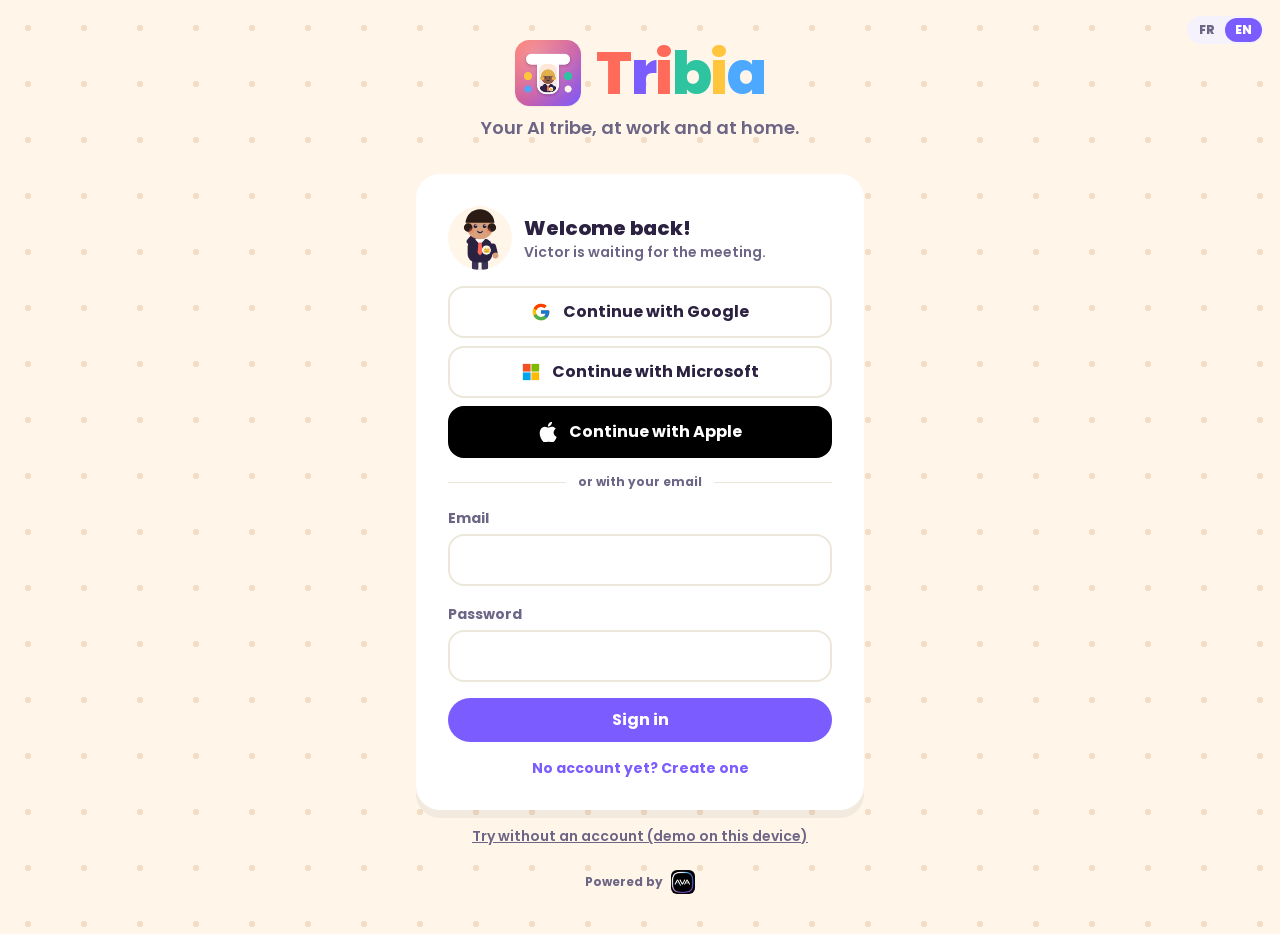
<file: index.html>
<!doctype html>
<html lang="fr">
  <head>
    <meta charset="UTF-8" />
    <meta name="viewport" content="width=device-width, initial-scale=1.0, viewport-fit=cover" />
    <meta name="theme-color" content="#2B2140" />
    <meta name="description" content="Tribia — des employés IA vivants pour ta compagnie et ta maison." />
    <link rel="manifest" href="/manifest.webmanifest" />
    <link rel="icon" type="image/png" href="/favicon.png" />
    <link rel="apple-touch-icon" href="/apple-touch-icon.png" />
    <title>Tribia — Ta tribu IA</title>
    <link rel="preconnect" href="https://fonts.googleapis.com" />
    <link href="https://fonts.googleapis.com/css2?family=Poppins:wght@500;600;700;800&display=swap" rel="stylesheet" />
    <script type="module" crossorigin src="/assets/index-BGXoInb9.js"></script>
    <link rel="stylesheet" crossorigin href="/assets/index-DhN0_OkB.css">
  </head>
  <body>
    <div id="root"></div>
  </body>
</html>
</file>
<file: assets/index-DhN0_OkB.css>
*,:before,:after,::backdrop{--tw-border-spacing-x:0;--tw-border-spacing-y:0;--tw-translate-x:0;--tw-translate-y:0;--tw-rotate:0;--tw-skew-x:0;--tw-skew-y:0;--tw-scale-x:1;--tw-scale-y:1;--tw-pan-x: ;--tw-pan-y: ;--tw-pinch-zoom: ;--tw-scroll-snap-strictness:proximity;--tw-gradient-from-position: ;--tw-gradient-via-position: ;--tw-gradient-to-position: ;--tw-ordinal: ;--tw-slashed-zero: ;--tw-numeric-figure: ;--tw-numeric-spacing: ;--tw-numeric-fraction: ;--tw-ring-inset: ;--tw-ring-offset-width:0px;--tw-ring-offset-color:#fff;--tw-ring-color:#3b82f680;--tw-ring-offset-shadow:0 0 #0000;--tw-ring-shadow:0 0 #0000;--tw-shadow:0 0 #0000;--tw-shadow-colored:0 0 #0000;--tw-blur: ;--tw-brightness: ;--tw-contrast: ;--tw-grayscale: ;--tw-hue-rotate: ;--tw-invert: ;--tw-saturate: ;--tw-sepia: ;--tw-drop-shadow: ;--tw-backdrop-blur: ;--tw-backdrop-brightness: ;--tw-backdrop-contrast: ;--tw-backdrop-grayscale: ;--tw-backdrop-hue-rotate: ;--tw-backdrop-invert: ;--tw-backdrop-opacity: ;--tw-backdrop-saturate: ;--tw-backdrop-sepia: ;--tw-contain-size: ;--tw-contain-layout: ;--tw-contain-paint: ;--tw-contain-style: }*,:before,:after{box-sizing:border-box;border:0 solid #e5e7eb}:before,:after{--tw-content:""}html,:host{-webkit-text-size-adjust:100%;tab-size:4;font-feature-settings:normal;font-variation-settings:normal;-webkit-tap-highlight-color:transparent;font-family:Poppins,Noto Color Emoji,sans-serif;line-height:1.5}body{line-height:inherit;margin:0}hr{height:0;color:inherit;border-top-width:1px}abbr:where([title]){-webkit-text-decoration:underline dotted;text-decoration:underline dotted}h1,h2,h3,h4,h5,h6{font-size:inherit;font-weight:inherit}a{color:inherit;-webkit-text-decoration:inherit;text-decoration:inherit}b,strong{font-weight:bolder}code,kbd,samp,pre{font-feature-settings:normal;font-variation-settings:normal;font-family:ui-monospace,SFMono-Regular,Menlo,Monaco,Consolas,Liberation Mono,Courier New,monospace;font-size:1em}small{font-size:80%}sub,sup{vertical-align:baseline;font-size:75%;line-height:0;position:relative}sub{bottom:-.25em}sup{top:-.5em}table{text-indent:0;border-color:inherit;border-collapse:collapse}button,input,optgroup,select,textarea{font-feature-settings:inherit;font-variation-settings:inherit;font-family:inherit;font-size:100%;font-weight:inherit;line-height:inherit;letter-spacing:inherit;color:inherit;margin:0;padding:0}button,select{text-transform:none}button,input:where([type=button]),input:where([type=reset]),input:where([type=submit]){-webkit-appearance:button;background-color:#0000;background-image:none}:-moz-focusring{outline:auto}:-moz-ui-invalid{box-shadow:none}progress{vertical-align:baseline}::-webkit-inner-spin-button{height:auto}::-webkit-outer-spin-button{height:auto}[type=search]{-webkit-appearance:textfield;outline-offset:-2px}::-webkit-search-decoration{-webkit-appearance:none}::-webkit-file-upload-button{-webkit-appearance:button;font:inherit}summary{display:list-item}blockquote,dl,dd,h1,h2,h3,h4,h5,h6,hr,figure,p,pre{margin:0}fieldset{margin:0;padding:0}legend{padding:0}ol,ul,menu{margin:0;padding:0;list-style:none}dialog{padding:0}textarea{resize:vertical}input::-moz-placeholder{opacity:1;color:#9ca3af}textarea::-moz-placeholder{opacity:1;color:#9ca3af}input::placeholder,textarea::placeholder{opacity:1;color:#9ca3af}button,[role=button]{cursor:pointer}:disabled{cursor:default}img,svg,video,canvas,audio,iframe,embed,object{vertical-align:middle;display:block}img,video{max-width:100%;height:auto}[hidden]:where(:not([hidden=until-found])){display:none}.pointer-events-none{pointer-events:none}.pointer-events-auto{pointer-events:auto}.visible{visibility:visible}.static{position:static}.fixed{position:fixed}.absolute{position:absolute}.relative{position:relative}.sticky{position:sticky}.inset-0{inset:0}.inset-x-0{left:0;right:0}.inset-x-2{left:.5rem;right:.5rem}.-right-1{right:-.25rem}.-right-6{right:-1.5rem}.-top-1{top:-.25rem}.-top-3{top:-.75rem}.-top-8{top:-2rem}.bottom-0{bottom:0}.bottom-14{bottom:3.5rem}.bottom-3{bottom:.75rem}.bottom-5{bottom:1.25rem}.bottom-6{bottom:1.5rem}.bottom-\[calc\(80px\+env\(safe-area-inset-bottom\)\)\]{bottom:calc(80px + env(safe-area-inset-bottom))}.bottom-\[calc\(92px\+env\(safe-area-inset-bottom\)\)\]{bottom:calc(92px + env(safe-area-inset-bottom))}.left-0{left:0}.left-0\.5{left:.125rem}.left-1\/2{left:50%}.left-3{left:.75rem}.left-\[18px\]{left:18px}.right-0{right:0}.right-3{right:.75rem}.right-4{right:1rem}.right-\[calc\(50\%-22px\)\]{right:calc(50% - 22px)}.top-0{top:0}.top-0\.5{top:.125rem}.top-1{top:.25rem}.top-1\/2{top:50%}.top-2{top:.5rem}.top-20{top:5rem}.top-3{top:.75rem}.top-4{top:1rem}.top-\[calc\(64px\+env\(safe-area-inset-top\)\)\]{top:calc(64px + env(safe-area-inset-top))}.top-\[calc\(env\(safe-area-inset-top\)\+24px\)\]{top:calc(env(safe-area-inset-top) + 24px)}.top-\[calc\(env\(safe-area-inset-top\)\+52px\)\]{top:calc(env(safe-area-inset-top) + 52px)}.z-10{z-index:10}.z-20{z-index:20}.z-30{z-index:30}.z-40{z-index:40}.z-50{z-index:50}.z-\[45\]{z-index:45}.z-\[55\]{z-index:55}.z-\[56\]{z-index:56}.z-\[60\]{z-index:60}.z-\[61\]{z-index:61}.z-\[62\]{z-index:62}.z-\[65\]{z-index:65}.z-\[66\]{z-index:66}.z-\[70\]{z-index:70}.z-\[80\]{z-index:80}.order-first{order:-9999}.col-span-2{grid-column:span 2/span 2}.col-span-3{grid-column:span 3/span 3}.-mx-1{margin-left:-.25rem;margin-right:-.25rem}.-mx-2{margin-left:-.5rem;margin-right:-.5rem}.-mx-3{margin-left:-.75rem;margin-right:-.75rem}.mx-auto{margin-left:auto;margin-right:auto}.my-2{margin-top:.5rem;margin-bottom:.5rem}.my-3{margin-top:.75rem;margin-bottom:.75rem}.-mr-2{margin-right:-.5rem}.-mt-2{margin-top:-.5rem}.mb-1{margin-bottom:.25rem}.mb-2{margin-bottom:.5rem}.mb-3{margin-bottom:.75rem}.mb-6{margin-bottom:1.5rem}.ml-0\.5{margin-left:.125rem}.ml-1{margin-left:.25rem}.ml-5{margin-left:1.25rem}.ml-9{margin-left:2.25rem}.ml-auto{margin-left:auto}.mr-1{margin-right:.25rem}.mr-2{margin-right:.5rem}.mr-auto{margin-right:auto}.mt-0{margin-top:0}.mt-0\.5{margin-top:.125rem}.mt-1{margin-top:.25rem}.mt-1\.5{margin-top:.375rem}.mt-10{margin-top:2.5rem}.mt-2{margin-top:.5rem}.mt-2\.5{margin-top:.625rem}.mt-3{margin-top:.75rem}.mt-4{margin-top:1rem}.mt-5{margin-top:1.25rem}.mt-6{margin-top:1.5rem}.mt-8{margin-top:2rem}.line-clamp-2{-webkit-line-clamp:2;-webkit-box-orient:vertical;display:-webkit-box;overflow:hidden}.line-clamp-3{-webkit-line-clamp:3;-webkit-box-orient:vertical;display:-webkit-box;overflow:hidden}.block{display:block}.inline{display:inline}.flex{display:flex}.inline-flex{display:inline-flex}.table{display:table}.grid{display:grid}.hidden{display:none}.aspect-\[9\/16\]{aspect-ratio:9/16}.aspect-video{aspect-ratio:16/9}.h-0{height:0}.h-1\.5{height:.375rem}.h-10{height:2.5rem}.h-11{height:2.75rem}.h-14{height:3.5rem}.h-16{height:4rem}.h-2{height:.5rem}.h-2\.5{height:.625rem}.h-24{height:6rem}.h-3{height:.75rem}.h-4{height:1rem}.h-5{height:1.25rem}.h-52{height:13rem}.h-56{height:14rem}.h-6{height:1.5rem}.h-7{height:1.75rem}.h-8{height:2rem}.h-9{height:2.25rem}.h-\[1\.1em\]{height:1.1em}.h-\[94vh\]{height:94vh}.h-\[calc\(100dvh-120px\)\]{height:calc(100dvh - 120px)}.h-auto{height:auto}.h-full{height:100%}.h-px{height:1px}.max-h-40{max-height:10rem}.max-h-48{max-height:12rem}.max-h-56{max-height:14rem}.max-h-72{max-height:18rem}.max-h-80{max-height:20rem}.max-h-\[34vh\]{max-height:34vh}.max-h-\[40vh\]{max-height:40vh}.max-h-\[45vh\]{max-height:45vh}.max-h-\[60dvh\]{max-height:60dvh}.max-h-\[85vh\]{max-height:85vh}.max-h-\[92vh\]{max-height:92vh}.max-h-\[94dvh\]{max-height:94dvh}.max-h-\[94vh\]{max-height:94vh}.max-h-\[calc\(100dvh-170px\)\]{max-height:calc(100dvh - 170px)}.max-h-\[calc\(100vh-130px\)\]{max-height:calc(100vh - 130px)}.max-h-\[calc\(100vh-230px\)\]{max-height:calc(100vh - 230px)}.min-h-0{min-height:0}.min-h-\[100dvh\]{min-height:100dvh}.min-h-\[480px\]{min-height:480px}.min-h-\[62px\]{min-height:62px}.min-h-full{min-height:100%}.w-10{width:2.5rem}.w-11{width:2.75rem}.w-12{width:3rem}.w-14{width:3.5rem}.w-16{width:4rem}.w-2{width:.5rem}.w-2\.5{width:.625rem}.w-20{width:5rem}.w-24{width:6rem}.w-28{width:7rem}.w-4{width:1rem}.w-5{width:1.25rem}.w-6{width:1.5rem}.w-7{width:1.75rem}.w-8{width:2rem}.w-9{width:2.25rem}.w-\[1\.1em\]{width:1.1em}.w-\[170px\]{width:170px}.w-\[30px\]{width:30px}.w-full{width:100%}.min-w-0{min-width:0}.min-w-5{min-width:1.25rem}.min-w-\[140px\]{min-width:140px}.min-w-\[150px\]{min-width:150px}.min-w-\[160px\]{min-width:160px}.min-w-\[220px\]{min-width:220px}.min-w-\[240px\]{min-width:240px}.min-w-\[60\%\]{min-width:60%}.max-w-3xl{max-width:48rem}.max-w-5xl{max-width:64rem}.max-w-\[150px\]{max-width:150px}.max-w-\[170px\]{max-width:170px}.max-w-\[220px\]{max-width:220px}.max-w-\[320px\]{max-width:320px}.max-w-\[85\%\]{max-width:85%}.max-w-\[88\%\]{max-width:88%}.max-w-\[90\%\]{max-width:90%}.max-w-\[90vw\]{max-width:90vw}.max-w-\[92vw\]{max-width:92vw}.max-w-\[95\%\]{max-width:95%}.max-w-full{max-width:100%}.max-w-md{max-width:28rem}.max-w-sm{max-width:24rem}.max-w-xl{max-width:36rem}.max-w-xs{max-width:20rem}.flex-1{flex:1}.shrink-0{flex-shrink:0}.basis-\[calc\(100\%-76px\)\]{flex-basis:calc(100% - 76px)}.basis-full{flex-basis:100%}.-translate-x-1\/2{--tw-translate-x:-50%;transform:translate(var(--tw-translate-x), var(--tw-translate-y)) rotate(var(--tw-rotate)) skewX(var(--tw-skew-x)) skewY(var(--tw-skew-y)) scaleX(var(--tw-scale-x)) scaleY(var(--tw-scale-y))}.-translate-y-1\/2{--tw-translate-y:-50%;transform:translate(var(--tw-translate-x), var(--tw-translate-y)) rotate(var(--tw-rotate)) skewX(var(--tw-skew-x)) skewY(var(--tw-skew-y)) scaleX(var(--tw-scale-x)) scaleY(var(--tw-scale-y))}.rotate-90{--tw-rotate:90deg;transform:translate(var(--tw-translate-x), var(--tw-translate-y)) rotate(var(--tw-rotate)) skewX(var(--tw-skew-x)) skewY(var(--tw-skew-y)) scaleX(var(--tw-scale-x)) scaleY(var(--tw-scale-y))}.animate-\[knock_0\.5s_ease-in-out_3\]{animation:.5s ease-in-out 3 knock}@keyframes bounce{0%,to{animation-timing-function:cubic-bezier(.8,0,1,1);transform:translateY(-25%)}50%{animation-timing-function:cubic-bezier(0,0,.2,1);transform:none}}.animate-bounce{animation:1s infinite bounce}@keyframes pulse{50%{opacity:.5}}.animate-pulse{animation:2s cubic-bezier(.4,0,.6,1) infinite pulse}.cursor-pointer{cursor:pointer}.select-none{-webkit-user-select:none;user-select:none}.resize-none{resize:none}.resize-y{resize:vertical}.list-decimal{list-style-type:decimal}.grid-cols-1{grid-template-columns:repeat(1,minmax(0,1fr))}.grid-cols-2{grid-template-columns:repeat(2,minmax(0,1fr))}.grid-cols-3{grid-template-columns:repeat(3,minmax(0,1fr))}.grid-cols-4{grid-template-columns:repeat(4,minmax(0,1fr))}.grid-cols-7{grid-template-columns:repeat(7,minmax(0,1fr))}.grid-cols-\[auto\,1fr\]{grid-template-columns:auto 1fr}.flex-col{flex-direction:column}.flex-wrap{flex-wrap:wrap}.place-items-center{place-items:center}.items-start{align-items:flex-start}.items-end{align-items:flex-end}.items-center{align-items:center}.items-baseline{align-items:baseline}.justify-end{justify-content:flex-end}.justify-center{justify-content:center}.justify-between{justify-content:space-between}.gap-0\.5{gap:.125rem}.gap-1{gap:.25rem}.gap-1\.5{gap:.375rem}.gap-2{gap:.5rem}.gap-2\.5{gap:.625rem}.gap-3{gap:.75rem}.gap-4{gap:1rem}.gap-5{gap:1.25rem}.gap-6{gap:1.5rem}.gap-\[\.25em\]{gap:.25em}.gap-x-2{-moz-column-gap:.5rem;column-gap:.5rem}.gap-y-0\.5{row-gap:.125rem}.gap-y-1{row-gap:.25rem}.space-y-0\.5>:not([hidden])~:not([hidden]){--tw-space-y-reverse:0;margin-top:calc(.125rem * calc(1 - var(--tw-space-y-reverse)));margin-bottom:calc(.125rem * var(--tw-space-y-reverse))}.space-y-1\.5>:not([hidden])~:not([hidden]){--tw-space-y-reverse:0;margin-top:calc(.375rem * calc(1 - var(--tw-space-y-reverse)));margin-bottom:calc(.375rem * var(--tw-space-y-reverse))}.space-y-2>:not([hidden])~:not([hidden]){--tw-space-y-reverse:0;margin-top:calc(.5rem * calc(1 - var(--tw-space-y-reverse)));margin-bottom:calc(.5rem * var(--tw-space-y-reverse))}.space-y-3>:not([hidden])~:not([hidden]){--tw-space-y-reverse:0;margin-top:calc(.75rem * calc(1 - var(--tw-space-y-reverse)));margin-bottom:calc(.75rem * var(--tw-space-y-reverse))}.self-start{align-self:flex-start}.self-end{align-self:flex-end}.self-stretch{align-self:stretch}.overflow-auto{overflow:auto}.overflow-hidden{overflow:hidden}.overflow-visible{overflow:visible}.overflow-x-auto{overflow-x:auto}.truncate{text-overflow:ellipsis;white-space:nowrap;overflow:hidden}.whitespace-nowrap{white-space:nowrap}.whitespace-pre-wrap{white-space:pre-wrap}.break-words{overflow-wrap:break-word}.break-all{word-break:break-all}.rounded-2xl{border-radius:1rem}.rounded-3xl{border-radius:1.5rem}.rounded-\[22\%\]{border-radius:22%}.rounded-\[28px\]{border-radius:28px}.rounded-full{border-radius:9999px}.rounded-lg{border-radius:.5rem}.rounded-md{border-radius:.375rem}.rounded-none{border-radius:0}.rounded-xl{border-radius:.75rem}.rounded-b-none{border-bottom-right-radius:0;border-bottom-left-radius:0}.rounded-r{border-top-right-radius:.25rem;border-bottom-right-radius:.25rem}.rounded-t{border-top-left-radius:.25rem;border-top-right-radius:.25rem}.rounded-t-3xl{border-top-left-radius:1.5rem;border-top-right-radius:1.5rem}.rounded-t-\[28px\]{border-top-left-radius:28px;border-top-right-radius:28px}.rounded-t-\[32px\]{border-top-left-radius:32px;border-top-right-radius:32px}.rounded-bl-md{border-bottom-left-radius:.375rem}.rounded-br-md{border-bottom-right-radius:.375rem}.rounded-tl-md{border-top-left-radius:.375rem}.border{border-width:1px}.border-2{border-width:2px}.border-4{border-width:4px}.border-b{border-bottom-width:1px}.border-l-4{border-left-width:4px}.border-t{border-top-width:1px}.border-dashed{border-style:dashed}.\!border-black{--tw-border-opacity:1!important;border-color:rgb(0 0 0/var(--tw-border-opacity,1))!important}.border-\[\#E2D9CB\]{--tw-border-opacity:1;border-color:rgb(226 217 203/var(--tw-border-opacity,1))}.border-\[\#EDE6DA\]{--tw-border-opacity:1;border-color:rgb(237 230 218/var(--tw-border-opacity,1))}.border-\[\#EEE6DA\]{--tw-border-opacity:1;border-color:rgb(238 230 218/var(--tw-border-opacity,1))}.border-\[\#F0E9DE\]{--tw-border-opacity:1;border-color:rgb(240 233 222/var(--tw-border-opacity,1))}.border-\[\#F1EADF\]{--tw-border-opacity:1;border-color:rgb(241 234 223/var(--tw-border-opacity,1))}.border-\[\#F3EDE3\]{--tw-border-opacity:1;border-color:rgb(243 237 227/var(--tw-border-opacity,1))}.border-\[\#F6F0E7\]{--tw-border-opacity:1;border-color:rgb(246 240 231/var(--tw-border-opacity,1))}.border-coral{--tw-border-opacity:1;border-color:rgb(255 107 91/var(--tw-border-opacity,1))}.border-coral\/40{border-color:#ff6b5b66}.border-lav{--tw-border-opacity:1;border-color:rgb(246 242 251/var(--tw-border-opacity,1))}.border-mint{--tw-border-opacity:1;border-color:rgb(46 196 160/var(--tw-border-opacity,1))}.border-mint\/40{border-color:#2ec4a066}.border-sun{--tw-border-opacity:1;border-color:rgb(255 197 61/var(--tw-border-opacity,1))}.border-sun\/50{border-color:#ffc53d80}.border-transparent{border-color:#0000}.border-violet{--tw-border-opacity:1;border-color:rgb(123 92 255/var(--tw-border-opacity,1))}.border-violet\/30{border-color:#7b5cff4d}.border-violet\/40{border-color:#7b5cff66}.border-white{--tw-border-opacity:1;border-color:rgb(255 255 255/var(--tw-border-opacity,1))}.border-white\/80{border-color:#fffc}.\!bg-black{--tw-bg-opacity:1!important;background-color:rgb(0 0 0/var(--tw-bg-opacity,1))!important}.bg-\[\#D9CCF3\]{--tw-bg-opacity:1;background-color:rgb(217 204 243/var(--tw-bg-opacity,1))}.bg-\[\#E2D9CB\]{--tw-bg-opacity:1;background-color:rgb(226 217 203/var(--tw-bg-opacity,1))}.bg-\[\#E6DFF3\]{--tw-bg-opacity:1;background-color:rgb(230 223 243/var(--tw-bg-opacity,1))}.bg-\[\#E7F8F2\]{--tw-bg-opacity:1;background-color:rgb(231 248 242/var(--tw-bg-opacity,1))}.bg-\[\#EAF4FF\]{--tw-bg-opacity:1;background-color:rgb(234 244 255/var(--tw-bg-opacity,1))}.bg-\[\#EDE6DA\]{--tw-bg-opacity:1;background-color:rgb(237 230 218/var(--tw-bg-opacity,1))}.bg-\[\#EEE9F7\]{--tw-bg-opacity:1;background-color:rgb(238 233 247/var(--tw-bg-opacity,1))}.bg-\[\#EEFBF6\]{--tw-bg-opacity:1;background-color:rgb(238 251 246/var(--tw-bg-opacity,1))}.bg-\[\#F1ECFF\]{--tw-bg-opacity:1;background-color:rgb(241 236 255/var(--tw-bg-opacity,1))}.bg-\[\#F3EEFF\]{--tw-bg-opacity:1;background-color:rgb(243 238 255/var(--tw-bg-opacity,1))}.bg-\[\#F7F3EC\]{--tw-bg-opacity:1;background-color:rgb(247 243 236/var(--tw-bg-opacity,1))}.bg-\[\#FBF8F3\]{--tw-bg-opacity:1;background-color:rgb(251 248 243/var(--tw-bg-opacity,1))}.bg-\[\#FFB020\]{--tw-bg-opacity:1;background-color:rgb(255 176 32/var(--tw-bg-opacity,1))}.bg-\[\#FFEDF4\]{--tw-bg-opacity:1;background-color:rgb(255 237 244/var(--tw-bg-opacity,1))}.bg-\[\#FFEFEC\]{--tw-bg-opacity:1;background-color:rgb(255 239 236/var(--tw-bg-opacity,1))}.bg-\[\#FFF1EE\]{--tw-bg-opacity:1;background-color:rgb(255 241 238/var(--tw-bg-opacity,1))}.bg-\[\#FFF4DB\]{--tw-bg-opacity:1;background-color:rgb(255 244 219/var(--tw-bg-opacity,1))}.bg-\[\#FFF6DB\]{--tw-bg-opacity:1;background-color:rgb(255 246 219/var(--tw-bg-opacity,1))}.bg-\[\#FFF6E0\]{--tw-bg-opacity:1;background-color:rgb(255 246 224/var(--tw-bg-opacity,1))}.bg-\[\#FFF6F4\]{--tw-bg-opacity:1;background-color:rgb(255 246 244/var(--tw-bg-opacity,1))}.bg-coral{--tw-bg-opacity:1;background-color:rgb(255 107 91/var(--tw-bg-opacity,1))}.bg-coral\/10{background-color:#ff6b5b1a}.bg-coral\/90{background-color:#ff6b5be6}.bg-cream{--tw-bg-opacity:1;background-color:rgb(255 246 233/var(--tw-bg-opacity,1))}.bg-cream\/95{background-color:#fff6e9f2}.bg-ink{--tw-bg-opacity:1;background-color:rgb(43 33 64/var(--tw-bg-opacity,1))}.bg-ink\/15{background-color:#2b214026}.bg-ink\/40{background-color:#2b214066}.bg-ink\/50{background-color:#2b214080}.bg-ink\/55{background-color:#2b21408c}.bg-ink\/60{background-color:#2b214099}.bg-ink\/70{background-color:#2b2140b3}.bg-ink\/80{background-color:#2b2140cc}.bg-lav{--tw-bg-opacity:1;background-color:rgb(246 242 251/var(--tw-bg-opacity,1))}.bg-mint{--tw-bg-opacity:1;background-color:rgb(46 196 160/var(--tw-bg-opacity,1))}.bg-mint\/20{background-color:#2ec4a033}.bg-sky{--tw-bg-opacity:1;background-color:rgb(77 168 255/var(--tw-bg-opacity,1))}.bg-sky\/15{background-color:#4da8ff26}.bg-sky\/20{background-color:#4da8ff33}.bg-sky\/90{background-color:#4da8ffe6}.bg-sun{--tw-bg-opacity:1;background-color:rgb(255 197 61/var(--tw-bg-opacity,1))}.bg-sun\/20{background-color:#ffc53d33}.bg-sun\/25{background-color:#ffc53d40}.bg-sun\/30{background-color:#ffc53d4d}.bg-violet{--tw-bg-opacity:1;background-color:rgb(123 92 255/var(--tw-bg-opacity,1))}.bg-violet\/15{background-color:#7b5cff26}.bg-violet\/20{background-color:#7b5cff33}.bg-white{--tw-bg-opacity:1;background-color:rgb(255 255 255/var(--tw-bg-opacity,1))}.bg-white\/10{background-color:#ffffff1a}.bg-white\/15{background-color:#ffffff26}.bg-white\/20{background-color:#fff3}.bg-white\/25{background-color:#ffffff40}.bg-white\/30{background-color:#ffffff4d}.bg-white\/70{background-color:#ffffffb3}.bg-white\/80{background-color:#fffc}.bg-white\/90{background-color:#ffffffe6}.bg-white\/95{background-color:#fffffff2}.bg-\[radial-gradient\(\#F3DEC5_3px\,transparent_3px\)\]{background-image:radial-gradient(#f3dec5 3px,#0000 3px)}.bg-gradient-to-b{background-image:linear-gradient(to bottom, var(--tw-gradient-stops))}.bg-gradient-to-br{background-image:linear-gradient(to bottom right, var(--tw-gradient-stops))}.bg-gradient-to-r{background-image:linear-gradient(to right, var(--tw-gradient-stops))}.from-\[\#2B2140\]{--tw-gradient-from:#2b2140 var(--tw-gradient-from-position);--tw-gradient-to:#2b214000 var(--tw-gradient-to-position);--tw-gradient-stops:var(--tw-gradient-from), var(--tw-gradient-to)}.from-\[\#2EC4A0\]{--tw-gradient-from:#2ec4a0 var(--tw-gradient-from-position);--tw-gradient-to:#2ec4a000 var(--tw-gradient-to-position);--tw-gradient-stops:var(--tw-gradient-from), var(--tw-gradient-to)}.from-\[\#4DA8FF\]{--tw-gradient-from:#4da8ff var(--tw-gradient-from-position);--tw-gradient-to:#4da8ff00 var(--tw-gradient-to-position);--tw-gradient-stops:var(--tw-gradient-from), var(--tw-gradient-to)}.from-\[\#7B5CFF\]{--tw-gradient-from:#7b5cff var(--tw-gradient-from-position);--tw-gradient-to:#7b5cff00 var(--tw-gradient-to-position);--tw-gradient-stops:var(--tw-gradient-from), var(--tw-gradient-to)}.from-\[\#E3F6FF\]{--tw-gradient-from:#e3f6ff var(--tw-gradient-from-position);--tw-gradient-to:#e3f6ff00 var(--tw-gradient-to-position);--tw-gradient-stops:var(--tw-gradient-from), var(--tw-gradient-to)}.from-\[\#E6F8F1\]{--tw-gradient-from:#e6f8f1 var(--tw-gradient-from-position);--tw-gradient-to:#e6f8f100 var(--tw-gradient-to-position);--tw-gradient-stops:var(--tw-gradient-from), var(--tw-gradient-to)}.from-\[\#EAF7FF\]{--tw-gradient-from:#eaf7ff var(--tw-gradient-from-position);--tw-gradient-to:#eaf7ff00 var(--tw-gradient-to-position);--tw-gradient-stops:var(--tw-gradient-from), var(--tw-gradient-to)}.from-\[\#F1ECFF\]{--tw-gradient-from:#f1ecff var(--tw-gradient-from-position);--tw-gradient-to:#f1ecff00 var(--tw-gradient-to-position);--tw-gradient-stops:var(--tw-gradient-from), var(--tw-gradient-to)}.from-\[\#FF6B5B\]{--tw-gradient-from:#ff6b5b var(--tw-gradient-from-position);--tw-gradient-to:#ff6b5b00 var(--tw-gradient-to-position);--tw-gradient-stops:var(--tw-gradient-from), var(--tw-gradient-to)}.from-\[\#FF8A5B\]{--tw-gradient-from:#ff8a5b var(--tw-gradient-from-position);--tw-gradient-to:#ff8a5b00 var(--tw-gradient-to-position);--tw-gradient-stops:var(--tw-gradient-from), var(--tw-gradient-to)}.from-\[\#FFB86B\]{--tw-gradient-from:#ffb86b var(--tw-gradient-from-position);--tw-gradient-to:#ffb86b00 var(--tw-gradient-to-position);--tw-gradient-stops:var(--tw-gradient-from), var(--tw-gradient-to)}.from-\[\#FFE9E6\]{--tw-gradient-from:#ffe9e6 var(--tw-gradient-from-position);--tw-gradient-to:#ffe9e600 var(--tw-gradient-to-position);--tw-gradient-stops:var(--tw-gradient-from), var(--tw-gradient-to)}.from-\[\#FFF3D6\]{--tw-gradient-from:#fff3d6 var(--tw-gradient-from-position);--tw-gradient-to:#fff3d600 var(--tw-gradient-to-position);--tw-gradient-stops:var(--tw-gradient-from), var(--tw-gradient-to)}.from-\[\#FFF6E9\]{--tw-gradient-from:#fff6e9 var(--tw-gradient-from-position);--tw-gradient-to:#fff6e900 var(--tw-gradient-to-position);--tw-gradient-stops:var(--tw-gradient-from), var(--tw-gradient-to)}.from-coral{--tw-gradient-from:#ff6b5b var(--tw-gradient-from-position);--tw-gradient-to:#ff6b5b00 var(--tw-gradient-to-position);--tw-gradient-stops:var(--tw-gradient-from), var(--tw-gradient-to)}.from-sun{--tw-gradient-from:#ffc53d var(--tw-gradient-from-position);--tw-gradient-to:#ffc53d00 var(--tw-gradient-to-position);--tw-gradient-stops:var(--tw-gradient-from), var(--tw-gradient-to)}.from-violet{--tw-gradient-from:#7b5cff var(--tw-gradient-from-position);--tw-gradient-to:#7b5cff00 var(--tw-gradient-to-position);--tw-gradient-stops:var(--tw-gradient-from), var(--tw-gradient-to)}.via-\[\#4A3A8A\]{--tw-gradient-to:#4a3a8a00 var(--tw-gradient-to-position);--tw-gradient-stops:var(--tw-gradient-from), #4a3a8a var(--tw-gradient-via-position), var(--tw-gradient-to)}.via-\[\#7B8CFF\]{--tw-gradient-to:#7b8cff00 var(--tw-gradient-to-position);--tw-gradient-stops:var(--tw-gradient-from), #7b8cff var(--tw-gradient-via-position), var(--tw-gradient-to)}.via-\[\#FF6B5B\]{--tw-gradient-to:#ff6b5b00 var(--tw-gradient-to-position);--tw-gradient-stops:var(--tw-gradient-from), #ff6b5b var(--tw-gradient-via-position), var(--tw-gradient-to)}.via-\[\#FF6B8B\]{--tw-gradient-to:#ff6b8b00 var(--tw-gradient-to-position);--tw-gradient-stops:var(--tw-gradient-from), #ff6b8b var(--tw-gradient-via-position), var(--tw-gradient-to)}.to-\[\#4DA8FF\]{--tw-gradient-to:#4da8ff var(--tw-gradient-to-position)}.to-\[\#5B3FE0\]{--tw-gradient-to:#5b3fe0 var(--tw-gradient-to-position)}.to-\[\#7B5CFF\]{--tw-gradient-to:#7b5cff var(--tw-gradient-to-position)}.to-\[\#9B6BFF\]{--tw-gradient-to:#9b6bff var(--tw-gradient-to-position)}.to-\[\#B58CFF\]{--tw-gradient-to:#b58cff var(--tw-gradient-to-position)}.to-\[\#C9F0E2\]{--tw-gradient-to:#c9f0e2 var(--tw-gradient-to-position)}.to-\[\#CDEBFF\]{--tw-gradient-to:#cdebff var(--tw-gradient-to-position)}.to-\[\#F1ECFF\]{--tw-gradient-to:#f1ecff var(--tw-gradient-to-position)}.to-\[\#F6F2FB\]{--tw-gradient-to:#f6f2fb var(--tw-gradient-to-position)}.to-\[\#FCE9F3\]{--tw-gradient-to:#fce9f3 var(--tw-gradient-to-position)}.to-\[\#FF6B5B\]{--tw-gradient-to:#ff6b5b var(--tw-gradient-to-position)}.to-\[\#FF8FB8\]{--tw-gradient-to:#ff8fb8 var(--tw-gradient-to-position)}.to-\[\#FFC53D\]{--tw-gradient-to:#ffc53d var(--tw-gradient-to-position)}.to-\[\#FFD3CC\]{--tw-gradient-to:#ffd3cc var(--tw-gradient-to-position)}.to-\[\#FFE3A8\]{--tw-gradient-to:#ffe3a8 var(--tw-gradient-to-position)}.to-\[\#ff9a7a\]{--tw-gradient-to:#ff9a7a var(--tw-gradient-to-position)}.to-\[\#ffe8a3\]{--tw-gradient-to:#ffe8a3 var(--tw-gradient-to-position)}.to-coral{--tw-gradient-to:#ff6b5b var(--tw-gradient-to-position)}.to-violet{--tw-gradient-to:#7b5cff var(--tw-gradient-to-position)}.object-contain{-o-object-fit:contain;object-fit:contain}.object-cover{-o-object-fit:cover;object-fit:cover}.p-0{padding:0}.p-0\.5{padding:.125rem}.p-1{padding:.25rem}.p-1\.5{padding:.375rem}.p-2{padding:.5rem}.p-2\.5{padding:.625rem}.p-3{padding:.75rem}.p-4{padding:1rem}.p-5{padding:1.25rem}.p-6{padding:1.5rem}.px-1{padding-left:.25rem;padding-right:.25rem}.px-1\.5{padding-left:.375rem;padding-right:.375rem}.px-2{padding-left:.5rem;padding-right:.5rem}.px-2\.5{padding-left:.625rem;padding-right:.625rem}.px-3{padding-left:.75rem;padding-right:.75rem}.px-3\.5{padding-left:.875rem;padding-right:.875rem}.px-4{padding-left:1rem;padding-right:1rem}.px-5{padding-left:1.25rem;padding-right:1.25rem}.px-6{padding-left:1.5rem;padding-right:1.5rem}.px-7{padding-left:1.75rem;padding-right:1.75rem}.py-0{padding-top:0;padding-bottom:0}.py-0\.5{padding-top:.125rem;padding-bottom:.125rem}.py-1{padding-top:.25rem;padding-bottom:.25rem}.py-1\.5{padding-top:.375rem;padding-bottom:.375rem}.py-10{padding-top:2.5rem;padding-bottom:2.5rem}.py-2{padding-top:.5rem;padding-bottom:.5rem}.py-2\.5{padding-top:.625rem;padding-bottom:.625rem}.py-3{padding-top:.75rem;padding-bottom:.75rem}.py-3\.5{padding-top:.875rem;padding-bottom:.875rem}.py-4{padding-top:1rem;padding-bottom:1rem}.py-8{padding-top:2rem;padding-bottom:2rem}.pb-0\.5{padding-bottom:.125rem}.pb-1{padding-bottom:.25rem}.pb-16{padding-bottom:4rem}.pb-2{padding-bottom:.5rem}.pb-2\.5{padding-bottom:.625rem}.pb-3\.5{padding-bottom:.875rem}.pb-32{padding-bottom:8rem}.pb-4{padding-bottom:1rem}.pb-6{padding-bottom:1.5rem}.pb-\[calc\(12px\+env\(safe-area-inset-bottom\)\)\]{padding-bottom:calc(12px + env(safe-area-inset-bottom))}.pb-\[calc\(84px\+env\(safe-area-inset-bottom\)\)\]{padding-bottom:calc(84px + env(safe-area-inset-bottom))}.pb-\[calc\(96px\+env\(safe-area-inset-bottom\)\)\]{padding-bottom:calc(96px + env(safe-area-inset-bottom))}.pb-\[calc\(env\(safe-area-inset-bottom\)\+22px\)\]{padding-bottom:calc(env(safe-area-inset-bottom) + 22px)}.pb-\[env\(safe-area-inset-bottom\)\]{padding-bottom:env(safe-area-inset-bottom)}.pl-0\.5{padding-left:.125rem}.pl-2{padding-left:.5rem}.pl-3{padding-left:.75rem}.pl-9{padding-left:2.25rem}.pr-1{padding-right:.25rem}.pr-10{padding-right:2.5rem}.pr-2{padding-right:.5rem}.pr-2\.5{padding-right:.625rem}.pr-3{padding-right:.75rem}.pr-5{padding-right:1.25rem}.pt-0\.5{padding-top:.125rem}.pt-1{padding-top:.25rem}.pt-2{padding-top:.5rem}.pt-24{padding-top:6rem}.pt-5{padding-top:1.25rem}.pt-7{padding-top:1.75rem}.pt-\[calc\(env\(safe-area-inset-top\)\+10px\)\]{padding-top:calc(env(safe-area-inset-top) + 10px)}.pt-\[calc\(env\(safe-area-inset-top\)\+8px\)\]{padding-top:calc(env(safe-area-inset-top) + 8px)}.text-left{text-align:left}.text-center{text-align:center}.text-right{text-align:right}.font-mono{font-family:ui-monospace,SFMono-Regular,Menlo,Monaco,Consolas,Liberation Mono,Courier New,monospace}.text-2xl{font-size:1.5rem;line-height:2rem}.text-3xl{font-size:1.875rem;line-height:2.25rem}.text-4xl{font-size:2.25rem;line-height:2.5rem}.text-5xl{font-size:3rem;line-height:1}.text-6xl{font-size:3.75rem;line-height:1}.text-7xl{font-size:4.5rem;line-height:1}.text-\[10px\]{font-size:10px}.text-\[11px\]{font-size:11px}.text-\[120px\]{font-size:120px}.text-\[12px\]{font-size:12px}.text-\[13px\]{font-size:13px}.text-\[15px\]{font-size:15px}.text-\[22px\]{font-size:22px}.text-\[8px\]{font-size:8px}.text-\[9px\]{font-size:9px}.text-base{font-size:1rem;line-height:1.5rem}.text-lg{font-size:1.125rem;line-height:1.75rem}.text-sm{font-size:.875rem;line-height:1.25rem}.text-xl{font-size:1.25rem;line-height:1.75rem}.text-xs{font-size:.75rem;line-height:1rem}.font-black{font-weight:900}.font-bold{font-weight:700}.font-extrabold{font-weight:800}.font-medium{font-weight:500}.font-semibold{font-weight:600}.uppercase{text-transform:uppercase}.tabular-nums{--tw-numeric-spacing:tabular-nums;font-variant-numeric:var(--tw-ordinal) var(--tw-slashed-zero) var(--tw-numeric-figure) var(--tw-numeric-spacing) var(--tw-numeric-fraction)}.leading-none{line-height:1}.leading-relaxed{line-height:1.625}.leading-snug{line-height:1.375}.leading-tight{line-height:1.25}.tracking-\[0\.5em\]{letter-spacing:.5em}.tracking-tight{letter-spacing:-.025em}.tracking-wide{letter-spacing:.025em}.tracking-wider{letter-spacing:.05em}.\!text-white{--tw-text-opacity:1!important;color:rgb(255 255 255/var(--tw-text-opacity,1))!important}.text-\[\#9A6B00\]{--tw-text-opacity:1;color:rgb(154 107 0/var(--tw-text-opacity,1))}.text-\[\#C98A00\]{--tw-text-opacity:1;color:rgb(201 138 0/var(--tw-text-opacity,1))}.text-coral{--tw-text-opacity:1;color:rgb(255 107 91/var(--tw-text-opacity,1))}.text-ink{--tw-text-opacity:1;color:rgb(43 33 64/var(--tw-text-opacity,1))}.text-ink\/40{color:#2b214066}.text-ink\/60{color:#2b214099}.text-mint{--tw-text-opacity:1;color:rgb(46 196 160/var(--tw-text-opacity,1))}.text-pink{--tw-text-opacity:1;color:rgb(255 143 184/var(--tw-text-opacity,1))}.text-sky{--tw-text-opacity:1;color:rgb(77 168 255/var(--tw-text-opacity,1))}.text-soft{--tw-text-opacity:1;color:rgb(109 101 133/var(--tw-text-opacity,1))}.text-sun{--tw-text-opacity:1;color:rgb(255 197 61/var(--tw-text-opacity,1))}.text-violet{--tw-text-opacity:1;color:rgb(123 92 255/var(--tw-text-opacity,1))}.text-white{--tw-text-opacity:1;color:rgb(255 255 255/var(--tw-text-opacity,1))}.text-white\/60{color:#fff9}.text-white\/70{color:#ffffffb3}.text-white\/80{color:#fffc}.underline{text-decoration-line:underline}.line-through{text-decoration-line:line-through}.accent-violet{accent-color:#7b5cff}.opacity-20{opacity:.2}.opacity-30{opacity:.3}.opacity-40{opacity:.4}.opacity-50{opacity:.5}.opacity-60{opacity:.6}.opacity-70{opacity:.7}.opacity-80{opacity:.8}.opacity-90{opacity:.9}.opacity-95{opacity:.95}.shadow{--tw-shadow:0 1px 3px 0 #0000001a, 0 1px 2px -1px #0000001a;--tw-shadow-colored:0 1px 3px 0 var(--tw-shadow-color), 0 1px 2px -1px var(--tw-shadow-color);box-shadow:var(--tw-ring-offset-shadow,0 0 #0000), var(--tw-ring-shadow,0 0 #0000), var(--tw-shadow)}.shadow-2xl{--tw-shadow:0 25px 50px -12px #00000040;--tw-shadow-colored:0 25px 50px -12px var(--tw-shadow-color);box-shadow:var(--tw-ring-offset-shadow,0 0 #0000), var(--tw-ring-shadow,0 0 #0000), var(--tw-shadow)}.shadow-\[0_10px_30px_rgba\(123\,92\,255\,0\.25\)\]{--tw-shadow:0 10px 30px #7b5cff40;--tw-shadow-colored:0 10px 30px var(--tw-shadow-color);box-shadow:var(--tw-ring-offset-shadow,0 0 #0000), var(--tw-ring-shadow,0 0 #0000), var(--tw-shadow)}.shadow-\[0_3px_12px_rgba\(123\,92\,255\,0\.10\)\]{--tw-shadow:0 3px 12px #7b5cff1a;--tw-shadow-colored:0 3px 12px var(--tw-shadow-color);box-shadow:var(--tw-ring-offset-shadow,0 0 #0000), var(--tw-ring-shadow,0 0 #0000), var(--tw-shadow)}.shadow-\[0_3px_12px_rgba\(43\,33\,64\,0\.06\)\]{--tw-shadow:0 3px 12px #2b21400f;--tw-shadow-colored:0 3px 12px var(--tw-shadow-color);box-shadow:var(--tw-ring-offset-shadow,0 0 #0000), var(--tw-ring-shadow,0 0 #0000), var(--tw-shadow)}.shadow-\[0_4px_18px_rgba\(43\,33\,64\,0\.07\)\]{--tw-shadow:0 4px 18px #2b214012;--tw-shadow-colored:0 4px 18px var(--tw-shadow-color);box-shadow:var(--tw-ring-offset-shadow,0 0 #0000), var(--tw-ring-shadow,0 0 #0000), var(--tw-shadow)}.shadow-\[0_8px_24px_rgba\(123\,92\,255\,0\.35\)\]{--tw-shadow:0 8px 24px #7b5cff59;--tw-shadow-colored:0 8px 24px var(--tw-shadow-color);box-shadow:var(--tw-ring-offset-shadow,0 0 #0000), var(--tw-ring-shadow,0 0 #0000), var(--tw-shadow)}.shadow-lg{--tw-shadow:0 10px 15px -3px #0000001a, 0 4px 6px -4px #0000001a;--tw-shadow-colored:0 10px 15px -3px var(--tw-shadow-color), 0 4px 6px -4px var(--tw-shadow-color);box-shadow:var(--tw-ring-offset-shadow,0 0 #0000), var(--tw-ring-shadow,0 0 #0000), var(--tw-shadow)}.shadow-md{--tw-shadow:0 4px 6px -1px #0000001a, 0 2px 4px -2px #0000001a;--tw-shadow-colored:0 4px 6px -1px var(--tw-shadow-color), 0 2px 4px -2px var(--tw-shadow-color);box-shadow:var(--tw-ring-offset-shadow,0 0 #0000), var(--tw-ring-shadow,0 0 #0000), var(--tw-shadow)}.shadow-sm{--tw-shadow:0 1px 2px 0 #0000000d;--tw-shadow-colored:0 1px 2px 0 var(--tw-shadow-color);box-shadow:var(--tw-ring-offset-shadow,0 0 #0000), var(--tw-ring-shadow,0 0 #0000), var(--tw-shadow)}.shadow-xl{--tw-shadow:0 20px 25px -5px #0000001a, 0 8px 10px -6px #0000001a;--tw-shadow-colored:0 20px 25px -5px var(--tw-shadow-color), 0 8px 10px -6px var(--tw-shadow-color);box-shadow:var(--tw-ring-offset-shadow,0 0 #0000), var(--tw-ring-shadow,0 0 #0000), var(--tw-shadow)}.outline-none{outline-offset:2px;outline:2px solid #0000}.ring-1{--tw-ring-offset-shadow:var(--tw-ring-inset) 0 0 0 var(--tw-ring-offset-width) var(--tw-ring-offset-color);--tw-ring-shadow:var(--tw-ring-inset) 0 0 0 calc(1px + var(--tw-ring-offset-width)) var(--tw-ring-color);box-shadow:var(--tw-ring-offset-shadow), var(--tw-ring-shadow), var(--tw-shadow,0 0 #0000)}.ring-2{--tw-ring-offset-shadow:var(--tw-ring-inset) 0 0 0 var(--tw-ring-offset-width) var(--tw-ring-offset-color);--tw-ring-shadow:var(--tw-ring-inset) 0 0 0 calc(2px + var(--tw-ring-offset-width)) var(--tw-ring-color);box-shadow:var(--tw-ring-offset-shadow), var(--tw-ring-shadow), var(--tw-shadow,0 0 #0000)}.ring-\[\#EDE3FF\]{--tw-ring-opacity:1;--tw-ring-color:rgb(237 227 255/var(--tw-ring-opacity,1))}.ring-coral{--tw-ring-opacity:1;--tw-ring-color:rgb(255 107 91/var(--tw-ring-opacity,1))}.ring-coral\/60{--tw-ring-color:#ff6b5b99}.ring-violet{--tw-ring-opacity:1;--tw-ring-color:rgb(123 92 255/var(--tw-ring-opacity,1))}.drop-shadow{--tw-drop-shadow:drop-shadow(0 1px 2px #0000001a) drop-shadow(0 1px 1px #0000000f);filter:var(--tw-blur) var(--tw-brightness) var(--tw-contrast) var(--tw-grayscale) var(--tw-hue-rotate) var(--tw-invert) var(--tw-saturate) var(--tw-sepia) var(--tw-drop-shadow)}.drop-shadow-sm{--tw-drop-shadow:drop-shadow(0 1px 1px #0000000d);filter:var(--tw-blur) var(--tw-brightness) var(--tw-contrast) var(--tw-grayscale) var(--tw-hue-rotate) var(--tw-invert) var(--tw-saturate) var(--tw-sepia) var(--tw-drop-shadow)}.filter{filter:var(--tw-blur) var(--tw-brightness) var(--tw-contrast) var(--tw-grayscale) var(--tw-hue-rotate) var(--tw-invert) var(--tw-saturate) var(--tw-sepia) var(--tw-drop-shadow)}.backdrop-blur{--tw-backdrop-blur:blur(8px);-webkit-backdrop-filter:var(--tw-backdrop-blur) var(--tw-backdrop-brightness) var(--tw-backdrop-contrast) var(--tw-backdrop-grayscale) var(--tw-backdrop-hue-rotate) var(--tw-backdrop-invert) var(--tw-backdrop-opacity) var(--tw-backdrop-saturate) var(--tw-backdrop-sepia);backdrop-filter:var(--tw-backdrop-blur) var(--tw-backdrop-brightness) var(--tw-backdrop-contrast) var(--tw-backdrop-grayscale) var(--tw-backdrop-hue-rotate) var(--tw-backdrop-invert) var(--tw-backdrop-opacity) var(--tw-backdrop-saturate) var(--tw-backdrop-sepia)}.backdrop-blur-\[2px\]{--tw-backdrop-blur:blur(2px);-webkit-backdrop-filter:var(--tw-backdrop-blur) var(--tw-backdrop-brightness) var(--tw-backdrop-contrast) var(--tw-backdrop-grayscale) var(--tw-backdrop-hue-rotate) var(--tw-backdrop-invert) var(--tw-backdrop-opacity) var(--tw-backdrop-saturate) var(--tw-backdrop-sepia);backdrop-filter:var(--tw-backdrop-blur) var(--tw-backdrop-brightness) var(--tw-backdrop-contrast) var(--tw-backdrop-grayscale) var(--tw-backdrop-hue-rotate) var(--tw-backdrop-invert) var(--tw-backdrop-opacity) var(--tw-backdrop-saturate) var(--tw-backdrop-sepia)}.transition{transition-property:color,background-color,border-color,text-decoration-color,fill,stroke,opacity,box-shadow,transform,filter,-webkit-backdrop-filter,backdrop-filter;transition-duration:.15s;transition-timing-function:cubic-bezier(.4,0,.2,1)}.transition-all{transition-property:all;transition-duration:.15s;transition-timing-function:cubic-bezier(.4,0,.2,1)}.transition-transform{transition-property:transform;transition-duration:.15s;transition-timing-function:cubic-bezier(.4,0,.2,1)}.duration-500{transition-duration:.5s}.\[background-size\:56px_56px\]{background-size:56px 56px}.\[scrollbar-width\:none\]{scrollbar-width:none}html,body,#root{height:100%}body{--tw-bg-opacity:1;background-color:rgb(255 246 233/var(--tw-bg-opacity,1));--tw-text-opacity:1;color:rgb(43 33 64/var(--tw-text-opacity,1));-webkit-font-smoothing:antialiased;-moz-osx-font-smoothing:grayscale;font-family:Poppins,Noto Color Emoji,sans-serif}.card{--tw-bg-opacity:1;background-color:rgb(255 255 255/var(--tw-bg-opacity,1));--tw-shadow:0 8px 0 #2b21400f;--tw-shadow-colored:0 8px 0 var(--tw-shadow-color);box-shadow:var(--tw-ring-offset-shadow,0 0 #0000), var(--tw-ring-shadow,0 0 #0000), var(--tw-shadow);border-radius:1.5rem}.btn{border-radius:9999px;justify-content:center;align-items:center;gap:.5rem;padding:.625rem 1.25rem;font-weight:700;transition-property:color,background-color,border-color,text-decoration-color,fill,stroke,opacity,box-shadow,transform,filter,-webkit-backdrop-filter,backdrop-filter;transition-duration:.15s;transition-timing-function:cubic-bezier(.4,0,.2,1);display:inline-flex}.btn:active{--tw-scale-x:.95;--tw-scale-y:.95;transform:translate(var(--tw-translate-x), var(--tw-translate-y)) rotate(var(--tw-rotate)) skewX(var(--tw-skew-x)) skewY(var(--tw-skew-y)) scaleX(var(--tw-scale-x)) scaleY(var(--tw-scale-y))}.btn:disabled{pointer-events:none;opacity:.4}.btn-primary{--tw-bg-opacity:1;background-color:rgb(123 92 255/var(--tw-bg-opacity,1));--tw-text-opacity:1;color:rgb(255 255 255/var(--tw-text-opacity,1));border-radius:9999px;justify-content:center;align-items:center;gap:.5rem;padding:.625rem 1.25rem;font-weight:700;transition-property:color,background-color,border-color,text-decoration-color,fill,stroke,opacity,box-shadow,transform,filter,-webkit-backdrop-filter,backdrop-filter;transition-duration:.15s;transition-timing-function:cubic-bezier(.4,0,.2,1);display:inline-flex}.btn-primary:active{--tw-scale-x:.95;--tw-scale-y:.95;transform:translate(var(--tw-translate-x), var(--tw-translate-y)) rotate(var(--tw-rotate)) skewX(var(--tw-skew-x)) skewY(var(--tw-skew-y)) scaleX(var(--tw-scale-x)) scaleY(var(--tw-scale-y))}.btn-primary:disabled{pointer-events:none;opacity:.4}.btn-primary:hover{--tw-brightness:brightness(1.1);filter:var(--tw-blur) var(--tw-brightness) var(--tw-contrast) var(--tw-grayscale) var(--tw-hue-rotate) var(--tw-invert) var(--tw-saturate) var(--tw-sepia) var(--tw-drop-shadow)}.btn-ghost{--tw-border-opacity:1;border-width:1px;border-color:rgb(237 230 218/var(--tw-border-opacity,1));--tw-bg-opacity:1;background-color:rgb(255 255 255/var(--tw-bg-opacity,1));--tw-text-opacity:1;color:rgb(43 33 64/var(--tw-text-opacity,1));border-radius:9999px;justify-content:center;align-items:center;gap:.5rem;padding:.625rem 1.25rem;font-weight:700;transition-property:color,background-color,border-color,text-decoration-color,fill,stroke,opacity,box-shadow,transform,filter,-webkit-backdrop-filter,backdrop-filter;transition-duration:.15s;transition-timing-function:cubic-bezier(.4,0,.2,1);display:inline-flex}.btn-ghost:active{--tw-scale-x:.95;--tw-scale-y:.95;transform:translate(var(--tw-translate-x), var(--tw-translate-y)) rotate(var(--tw-rotate)) skewX(var(--tw-skew-x)) skewY(var(--tw-skew-y)) scaleX(var(--tw-scale-x)) scaleY(var(--tw-scale-y))}.btn-ghost:disabled{pointer-events:none;opacity:.4}.btn-ghost:hover{--tw-bg-opacity:1;background-color:rgb(246 242 251/var(--tw-bg-opacity,1))}.chip{border-radius:9999px;align-items:center;gap:.25rem;padding:.25rem .75rem;font-size:.75rem;font-weight:700;line-height:1rem;display:inline-flex}.rich a{word-break:break-all;--tw-text-opacity:1;color:rgb(123 92 255/var(--tw-text-opacity,1));text-decoration-line:underline}.rich .h{margin-top:.5rem;display:block}@keyframes live-dot{0%,to{opacity:1}50%{opacity:.25}}.live-dot{--tw-bg-opacity:1;background-color:rgb(255 107 91/var(--tw-bg-opacity,1));border-radius:9999px;width:.5rem;height:.5rem;animation:1.2s infinite live-dot;display:inline-block}@keyframes ticker-in{0%{opacity:0;transform:translateY(6px)}to{opacity:1;transform:none}}.ticker-in{animation:.35s ease-out ticker-in}@keyframes typing{0%,80%,to{opacity:.4;transform:translateY(0)}40%{opacity:1;transform:translateY(-4px)}}.typing span{--tw-bg-opacity:1;background-color:rgb(109 101 133/var(--tw-bg-opacity,1));border-radius:9999px;width:.375rem;height:.375rem;margin-left:.125rem;margin-right:.125rem;animation:1s infinite typing;display:inline-block}.typing span:nth-child(2){animation-delay:.15s}.typing span:nth-child(3){animation-delay:.3s}@media (prefers-reduced-motion:reduce){.live-dot,.ticker-in,.typing span{animation:none}}header.sticky{padding-top:max(.625rem, env(safe-area-inset-top))}body{padding-bottom:env(safe-area-inset-bottom)}@media (width<=767px){.phone-panels .card:not([data-agent-card]){max-height:none!important}.phone-panels [class*="max-h-[calc(100vh"]{max-height:none!important;overflow:visible!important}.phone-panels [data-chat]:not(.fixed){height:calc(100dvh - 150px - env(safe-area-inset-bottom))!important;min-height:0!important}.phone-world>:not([data-agent-card]){display:none!important}.chip{padding-top:.375rem;padding-bottom:.375rem}input,textarea,select{font-size:16px}html{-webkit-tap-highlight-color:transparent}.fixed.inset-0{padding-top:calc(env(safe-area-inset-top) + 8px)}body:has([data-modal-bar]) .fixed.inset-0{padding-top:calc(env(safe-area-inset-top) + 62px)}body:has([data-phone-nav]) .fixed.inset-0{padding-bottom:calc(62px + env(safe-area-inset-bottom))}body:has([data-modal-bar]) .fixed.inset-0.z-50 :is(button[aria-label=✕],button[aria-label=Fermer],button[aria-label=Close]){display:none}body:has([data-phone-nav]) .fixed.inset-0>.card{border-radius:24px;margin:0 6px 6px}.fixed.inset-0>:is(.card,[role=dialog],[class*=max-h-],[class*=h-\[]){--top:calc(env(safe-area-inset-top) + 8px);--bot:0px;-webkit-overflow-scrolling:touch;overscroll-behavior:contain;min-height:0;overflow-y:auto;max-height:calc(100dvh - var(--top) - var(--bot))!important}body:has([data-modal-bar]) .fixed.inset-0>:is(.card,[role=dialog],[class*=max-h-],[class*=h-\[]){--top:calc(env(safe-area-inset-top) + 62px)}body:has([data-phone-nav]) .fixed.inset-0>:is(.card,[role=dialog],[class*=max-h-],[class*=h-\[]){--bot:calc(68px + env(safe-area-inset-bottom))}[role=dialog] button[aria-label=✕],[role=dialog] button[aria-label=Fermer],[role=dialog] button[aria-label=Close]{color:#2b2140;background:#f1ecff;border-radius:999px;flex-shrink:0;justify-content:center;align-items:center;min-width:40px;min-height:40px;font-weight:900;display:inline-flex}}@keyframes spot-in{0%{opacity:0;transform:translateY(40px)scale(.97)}to{opacity:1;transform:none}}.spot-in{animation:.32s cubic-bezier(.2,.9,.3,1.2) spot-in}@media (prefers-reduced-motion:reduce){.spot-in{animation:none}}.rich{overflow-wrap:anywhere;word-break:normal}.rich p{margin:.35rem 0}.rich .sec{color:#2b2140;align-items:center;gap:.45rem;margin:.9rem 0 .35rem;font-size:1.02em;font-weight:900;display:flex}.rich .sec:first-child{margin-top:0}.rich .sec .ic{background:#f1ecff;border-radius:999px;flex-shrink:0;justify-content:center;align-items:center;width:1.7rem;height:1.7rem;font-size:.95em;display:inline-flex}.rich ul,.rich ol{gap:.35rem;margin:.25rem 0 .5rem;padding-left:0;list-style:none;display:grid}.rich ul>li{padding-left:1.15rem;position:relative}.rich ul>li:before{content:"";background:#7b5cff;border-radius:999px;width:.42rem;height:.42rem;position:absolute;top:.62em;left:.2rem}.rich ol{counter-reset:n}.rich ol>li{counter-increment:n;padding-left:1.75rem;position:relative}.rich ol>li:before{content:counter(n);color:#fff;background:#7b5cff;border-radius:999px;justify-content:center;align-items:center;width:1.3rem;height:1.3rem;font-size:.72em;font-weight:900;display:flex;position:absolute;top:.05em;left:0}.rich ul.chk>li{padding-left:1.6rem}.rich ul.chk>li:before{display:none}.rich ul.chk .box{color:#2ec4a0;font-weight:900;position:absolute;top:0;left:0}.rich blockquote{background:#f7f4ff;border-left:4px solid #7b5cff;border-radius:.75rem;margin:.5rem 0;padding:.5rem .75rem}.rich .mail{color:#5b3fe0;word-break:break-all;background:#f1ecff;border-radius:.4rem;padding:0 .3rem;font-weight:800}.rich b{font-weight:800}@keyframes cheer-pop{0%{opacity:0;transform:translate(-50%,-30px)scale(.6)}60%{opacity:1;transform:translate(-50%,4px)scale(1.06)}to{transform:translate(-50%)scale(1)}}.cheer-pop{animation:.55s cubic-bezier(.2,.9,.3,1.3) both cheer-pop}@keyframes story-in{0%{opacity:0;transform:translateY(14px)scale(.98)}to{opacity:1;transform:none}}.story-in,.story-line{animation:.45s ease-out both story-in}@media (prefers-reduced-motion:reduce){.story-in,.story-line{animation:none}}@media (width<=639px){.fixed.inset-0[data-morning]{padding:0!important}.fixed.inset-0[data-morning]>div{border-radius:0!important;height:100%!important;max-height:none!important;margin:0!important;overflow:hidden!important}}.call-ring{opacity:0;pointer-events:none;border:4px solid #2ec4a0;border-radius:9999px;animation:1.6s ease-out infinite call-ring;position:absolute;inset:-8px}.call-ring-2{animation-delay:.8s}.call-ring-talk{border-color:#7b5cff}@keyframes call-ring{0%{opacity:.9;transform:scale(.9)}to{opacity:0;transform:scale(1.45)}}@media (prefers-reduced-motion:reduce){.call-ring{opacity:.5;animation:none}}.magic-shine{pointer-events:none;background:linear-gradient(100deg,#0000,#ffffff73,#0000);width:40%;animation:3.2s ease-in-out infinite magic-shine;position:absolute;top:0;bottom:0;left:-60%}@keyframes magic-shine{0%,55%{left:-60%}to{left:130%}}@media (prefers-reduced-motion:reduce){.magic-shine{animation:none;display:none}}@keyframes quest-hop{0%,to{transform:translateY(0)}50%{transform:translateY(-8px)}}.quest-hop{animation:1.2s ease-in-out infinite quest-hop;display:inline-block}@keyframes quest-glow{0%,to{box-shadow:0 0 #7b5cff8c}50%{box-shadow:0 0 0 12px #7b5cff00}}.quest-glow{animation:1.8s ease-out infinite quest-glow}@media (prefers-reduced-motion:reduce){.quest-hop,.quest-glow{animation:none}}.first-letter\:uppercase:first-letter{text-transform:uppercase}.hover\:-translate-y-0\.5:hover{--tw-translate-y:-.125rem;transform:translate(var(--tw-translate-x), var(--tw-translate-y)) rotate(var(--tw-rotate)) skewX(var(--tw-skew-x)) skewY(var(--tw-skew-y)) scaleX(var(--tw-scale-x)) scaleY(var(--tw-scale-y))}.hover\:border-coral:hover{--tw-border-opacity:1;border-color:rgb(255 107 91/var(--tw-border-opacity,1))}.hover\:border-mint:hover{--tw-border-opacity:1;border-color:rgb(46 196 160/var(--tw-border-opacity,1))}.hover\:border-violet:hover{--tw-border-opacity:1;border-color:rgb(123 92 255/var(--tw-border-opacity,1))}.hover\:border-violet\/50:hover{border-color:#7b5cff80}.hover\:bg-\[\#EEE7FA\]:hover{--tw-bg-opacity:1;background-color:rgb(238 231 250/var(--tw-bg-opacity,1))}.hover\:bg-lav:hover{--tw-bg-opacity:1;background-color:rgb(246 242 251/var(--tw-bg-opacity,1))}.hover\:bg-violet\/15:hover{background-color:#7b5cff26}.hover\:bg-white\/10:hover{background-color:#ffffff1a}.hover\:text-coral:hover{--tw-text-opacity:1;color:rgb(255 107 91/var(--tw-text-opacity,1))}.hover\:text-ink:hover{--tw-text-opacity:1;color:rgb(43 33 64/var(--tw-text-opacity,1))}.hover\:text-violet:hover{--tw-text-opacity:1;color:rgb(123 92 255/var(--tw-text-opacity,1))}.hover\:text-white:hover{--tw-text-opacity:1;color:rgb(255 255 255/var(--tw-text-opacity,1))}.hover\:opacity-100:hover{opacity:1}.focus\:border-violet:focus{--tw-border-opacity:1;border-color:rgb(123 92 255/var(--tw-border-opacity,1))}.focus\:bg-white:focus{--tw-bg-opacity:1;background-color:rgb(255 255 255/var(--tw-bg-opacity,1))}.active\:scale-95:active{--tw-scale-x:.95;--tw-scale-y:.95;transform:translate(var(--tw-translate-x), var(--tw-translate-y)) rotate(var(--tw-rotate)) skewX(var(--tw-skew-x)) skewY(var(--tw-skew-y)) scaleX(var(--tw-scale-x)) scaleY(var(--tw-scale-y))}.active\:scale-\[\.97\]:active{--tw-scale-x:.97;--tw-scale-y:.97;transform:translate(var(--tw-translate-x), var(--tw-translate-y)) rotate(var(--tw-rotate)) skewX(var(--tw-skew-x)) skewY(var(--tw-skew-y)) scaleX(var(--tw-scale-x)) scaleY(var(--tw-scale-y))}.active\:scale-\[\.98\]:active{--tw-scale-x:.98;--tw-scale-y:.98;transform:translate(var(--tw-translate-x), var(--tw-translate-y)) rotate(var(--tw-rotate)) skewX(var(--tw-skew-x)) skewY(var(--tw-skew-y)) scaleX(var(--tw-scale-x)) scaleY(var(--tw-scale-y))}.active\:bg-lav\/60:active{background-color:#f6f2fb99}.active\:bg-violet\/30:active{background-color:#7b5cff4d}.disabled\:opacity-60:disabled{opacity:.6}@media (width>=640px){.sm\:inset-y-3{top:.75rem;bottom:.75rem}.sm\:-top-4{top:-1rem}.sm\:left-auto{left:auto}.sm\:right-3{right:.75rem}.sm\:order-none{order:0}.sm\:col-span-1{grid-column:span 1/span 1}.sm\:col-span-2{grid-column:span 2/span 2}.sm\:-mx-4{margin-left:-1rem;margin-right:-1rem}.sm\:ml-0{margin-left:0}.sm\:block{display:block}.sm\:inline{display:inline}.sm\:inline-flex{display:inline-flex}.sm\:hidden{display:none}.sm\:h-60{height:15rem}.sm\:h-\[90vh\]{height:90vh}.sm\:h-\[min\(92vh\,760px\)\]{height:min(92vh,760px)}.sm\:w-20{width:5rem}.sm\:w-\[420px\]{width:420px}.sm\:w-\[min\(980px\,calc\(100vw-24px\)\)\]{width:min(980px,100vw - 24px)}.sm\:min-w-0{min-width:0}.sm\:max-w-2xl{max-width:42rem}.sm\:max-w-3xl{max-width:48rem}.sm\:max-w-4xl{max-width:56rem}.sm\:max-w-5xl{max-width:64rem}.sm\:max-w-lg{max-width:32rem}.sm\:max-w-md{max-width:28rem}.sm\:max-w-xl{max-width:36rem}.sm\:basis-auto{flex-basis:auto}.sm\:grid-cols-2{grid-template-columns:repeat(2,minmax(0,1fr))}.sm\:grid-cols-3{grid-template-columns:repeat(3,minmax(0,1fr))}.sm\:grid-cols-4{grid-template-columns:repeat(4,minmax(0,1fr))}.sm\:grid-cols-5{grid-template-columns:repeat(5,minmax(0,1fr))}.sm\:grid-cols-\[1fr_220px\]{grid-template-columns:1fr 220px}.sm\:flex-row{flex-direction:row}.sm\:flex-col{flex-direction:column}.sm\:flex-nowrap{flex-wrap:nowrap}.sm\:items-center{align-items:center}.sm\:gap-1{gap:.25rem}.sm\:gap-3{gap:.75rem}.sm\:gap-4{gap:1rem}.sm\:rounded-3xl{border-radius:1.5rem}.sm\:rounded-\[32px\]{border-radius:32px}.sm\:rounded-b-3xl{border-bottom-right-radius:1.5rem;border-bottom-left-radius:1.5rem}.sm\:p-3{padding:.75rem}.sm\:p-4{padding:1rem}.sm\:p-5{padding:1.25rem}.sm\:p-6{padding:1.5rem}.sm\:p-8{padding:2rem}.sm\:px-4{padding-left:1rem;padding-right:1rem}.sm\:text-center{text-align:center}.sm\:text-3xl{font-size:1.875rem;line-height:2.25rem}.sm\:text-sm{font-size:.875rem;line-height:1.25rem}.sm\:text-xl{font-size:1.25rem;line-height:1.75rem}}@media (width>=768px){.md\:inline{display:inline}.md\:inline-flex{display:inline-flex}}@media (width>=1024px){.lg\:inline{display:inline}.lg\:hidden{display:none}.lg\:h-\[calc\(100dvh-250px\)\]{height:calc(100dvh - 250px)}.lg\:grid-cols-\[1fr_360px\]{grid-template-columns:1fr 360px}.lg\:grid-cols-\[1fr_480px\]{grid-template-columns:1fr 480px}.lg\:grid-cols-\[1fr_560px\]{grid-template-columns:1fr 560px}.lg\:pb-5{padding-bottom:1.25rem}}@media (width>=1280px){.xl\:inline{display:inline}.xl\:grid-cols-\[1fr_560px\]{grid-template-columns:1fr 560px}.xl\:grid-cols-\[1fr_680px\]{grid-template-columns:1fr 680px}}@media (width>=1536px){.\32 xl\:grid-cols-\[1fr_640px\]{grid-template-columns:1fr 640px}.\32 xl\:grid-cols-\[1fr_820px\]{grid-template-columns:1fr 820px}}.\[\&\>\*\]\:shrink-0>*{flex-shrink:0}
</file>
